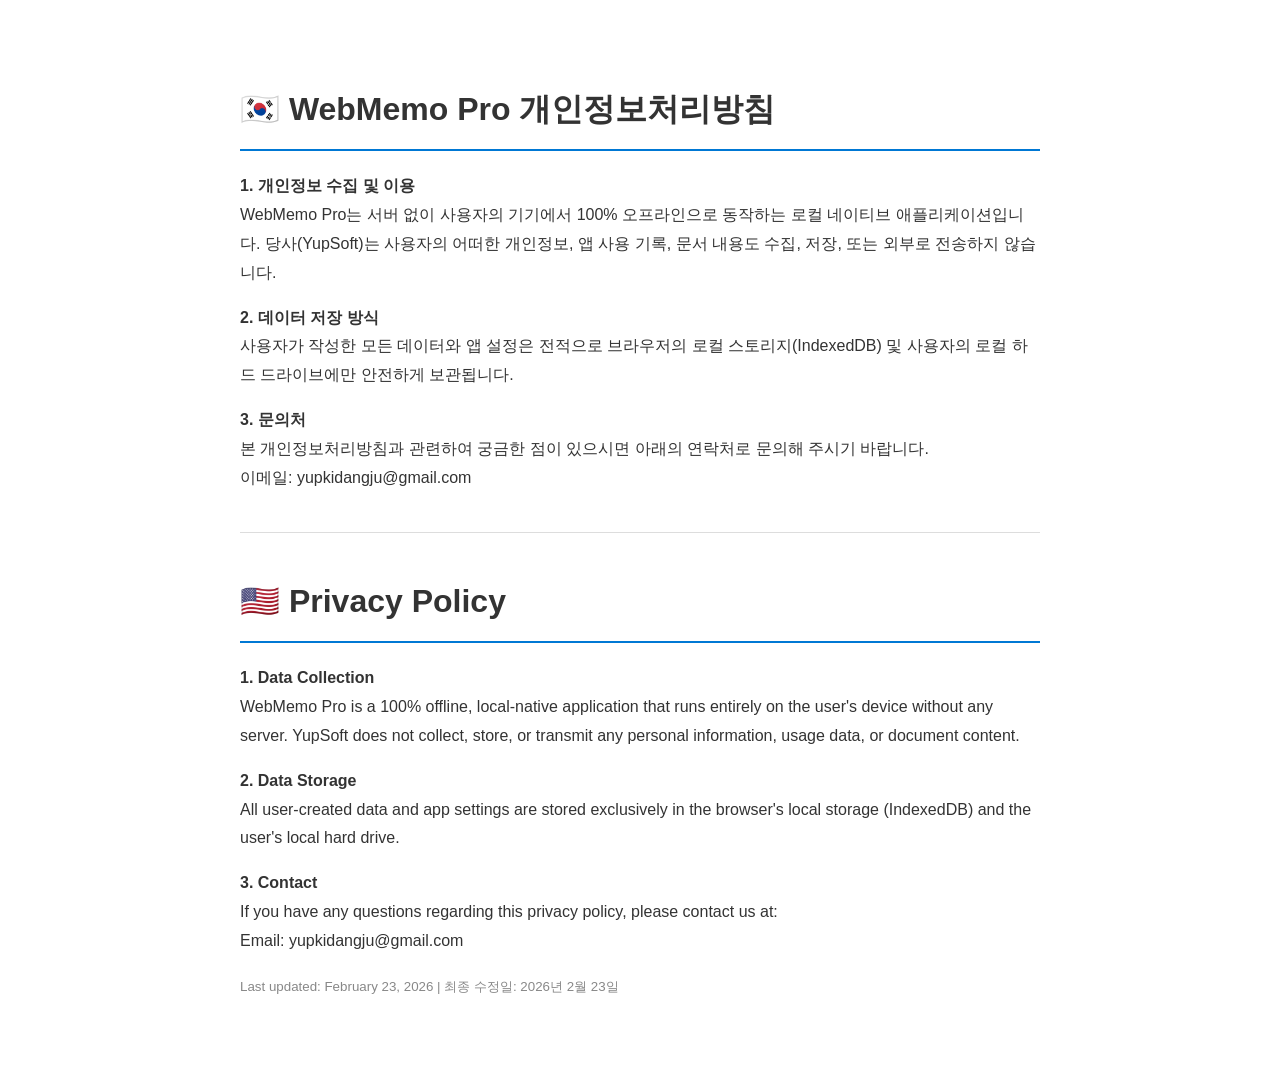
<file: privacy.html>
<!DOCTYPE html>
<html lang="ko">

<head>
    <meta charset="UTF-8">
    <meta name="viewport" content="width=device-width, initial-scale=1.0">
    <title>WebMemo Pro - Privacy Policy</title>
    <style>
        body {
            font-family: 'Inter', sans-serif;
            line-height: 1.8;
            max-width: 800px;
            margin: 40px auto;
            padding: 20px;
            color: #333;
        }

        h1 {
            border-bottom: 2px solid #0078d4;
            padding-bottom: 10px;
        }

        h2 {
            color: #0078d4;
            margin-top: 40px;
        }

        hr {
            margin: 40px 0;
            border: none;
            border-top: 1px solid #ddd;
        }

        p {
            margin-bottom: 16px;
        }

        small {
            color: #888;
        }
    </style>
</head>

<body>
    <h1>🇰🇷 WebMemo Pro 개인정보처리방침</h1>

    <p><strong>1. 개인정보 수집 및 이용</strong><br>
        WebMemo Pro는 서버 없이 사용자의 기기에서 100% 오프라인으로 동작하는 로컬 네이티브 애플리케이션입니다. 당사(YupSoft)는 사용자의 어떠한 개인정보, 앱 사용 기록, 문서 내용도 수집,
        저장, 또는 외부로 전송하지 않습니다.</p>

    <p><strong>2. 데이터 저장 방식</strong><br>
        사용자가 작성한 모든 데이터와 앱 설정은 전적으로 브라우저의 로컬 스토리지(IndexedDB) 및 사용자의 로컬 하드 드라이브에만 안전하게 보관됩니다.</p>

    <p><strong>3. 문의처</strong><br>
        본 개인정보처리방침과 관련하여 궁금한 점이 있으시면 아래의 연락처로 문의해 주시기 바랍니다.<br>
        이메일: yupkidangju@gmail.com</p>

    <hr>

    <h1>🇺🇸 Privacy Policy</h1>

    <p><strong>1. Data Collection</strong><br>
        WebMemo Pro is a 100% offline, local-native application that runs entirely on the user's device without any
        server. YupSoft does not collect, store, or transmit any personal information, usage data, or document content.
    </p>

    <p><strong>2. Data Storage</strong><br>
        All user-created data and app settings are stored exclusively in the browser's local storage (IndexedDB) and the
        user's local hard drive.</p>

    <p><strong>3. Contact</strong><br>
        If you have any questions regarding this privacy policy, please contact us at:<br>
        Email: yupkidangju@gmail.com</p>

    <p><small>Last updated: February 23, 2026 | 최종 수정일: 2026년 2월 23일</small></p>
</body>

</html>
</file>
